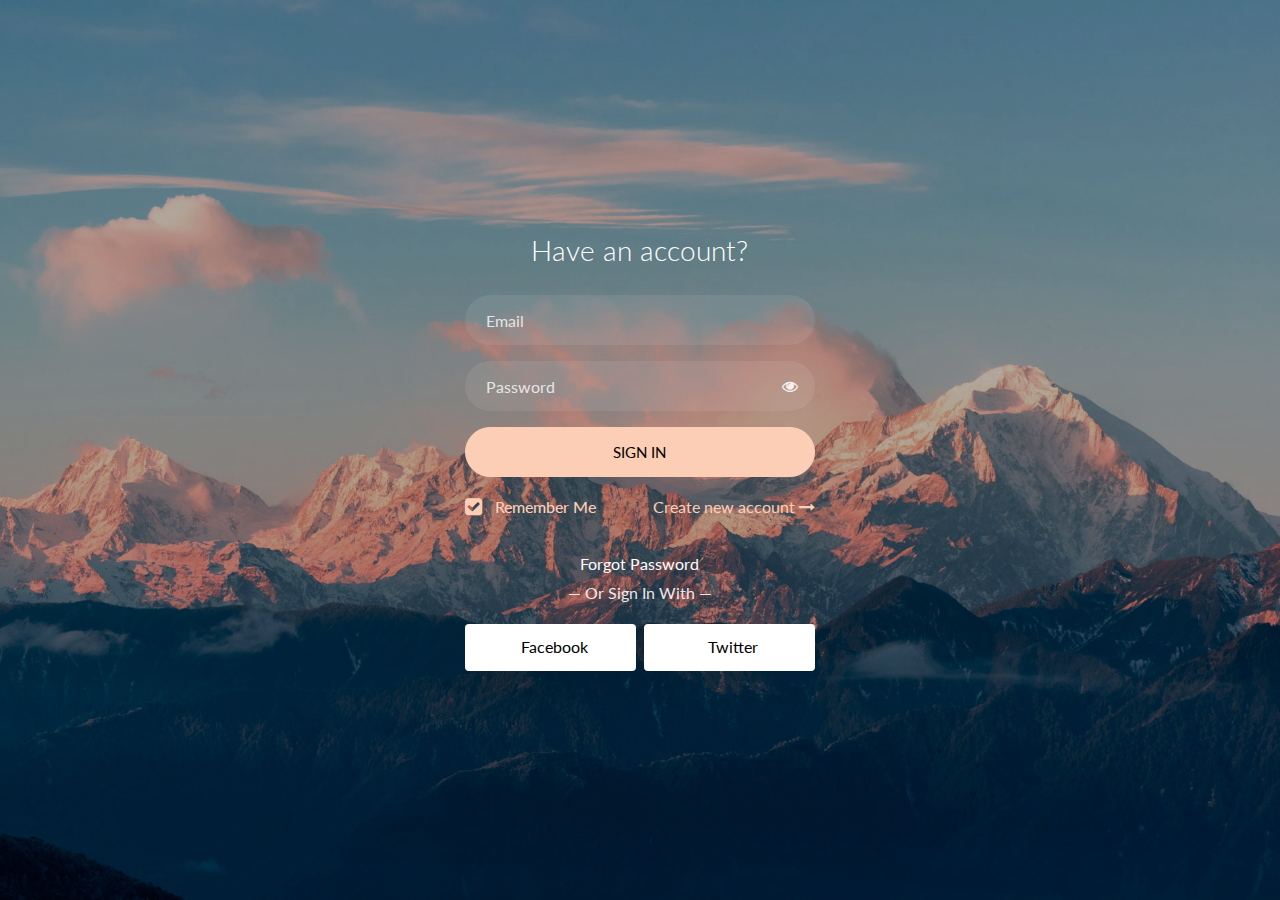
<file: login.html>
<!doctype html>
<html lang="en">
  <head>
  	<title>Login — Qaida</title>
    <meta charset="utf-8">
    <meta name="viewport" content="width=device-width, initial-scale=1, shrink-to-fit=no">

	<link href="https://fonts.googleapis.com/css?family=Lato:300,400,700&display=swap" rel="stylesheet">

	<link rel="stylesheet" href="https://stackpath.bootstrapcdn.com/font-awesome/4.7.0/css/font-awesome.min.css">
	
	<link rel="stylesheet" href="css/login.css">

	</head>
	<body class="img js-fullheight" style="background-image: url(images/bg.jpg);">
	<section class="ftco-section">
		<div class="container">
			<div class="row justify-content-center">
				<div class="col-md-6 col-lg-4">
					<div class="login-wrap p-0">
		      	<h3 class="mb-4 text-center">Have an account?</h3>
		      	<form id="login-form" action="#" class="signin-form">
		      		<div class="form-group">
		      			<input id="email" type="text" class="form-control" placeholder="Email" required>
		      		</div>
					<div class="form-group">
						<input id="password" type="password" class="form-control" placeholder="Password" required>
						<span toggle="#password" class="fa fa-fw fa-eye field-icon toggle-password"></span>
					</div>
					<div class="form-group">
						<button type="submit" class="form-control btn btn-primary submit px-3">Sign In</button>
					</div>
	            	<div class="form-group d-md-flex">
						<div class="w-50">
							<label class="checkbox-wrap checkbox-primary">Remember Me
							<input type="checkbox" checked>
							<span class="checkmark"></span>
							</label>
						</div>
									
						<div class="w-50 text-md-right">
							<a class="txt1" href="register.html">
								Create new account
								<i class="fa fa-long-arrow-right"></i>					
							</a>
						</div>
					</div>
				</form>
			  <div class="w-100 text-center">
				<a href="#" style="color: #fff">Forgot Password</a>
			</div>
	          <p class="w-100 text-center">&mdash; Or Sign In With &mdash;</p>
	          <div class="social d-flex text-center">
	          	<a href="#" class="px-2 py-2 mr-md-1 rounded"><span class="ion-logo-facebook mr-2"></span> Facebook</a>
	          	<a href="#" class="px-2 py-2 ml-md-1 rounded"><span class="ion-logo-twitter mr-2"></span> Twitter</a>
	          </div>
		      </div>
				</div>
			</div>
		</div>
	</section>

	<script src="js/login.js"></script>

	
	</body>
</html>
</file>
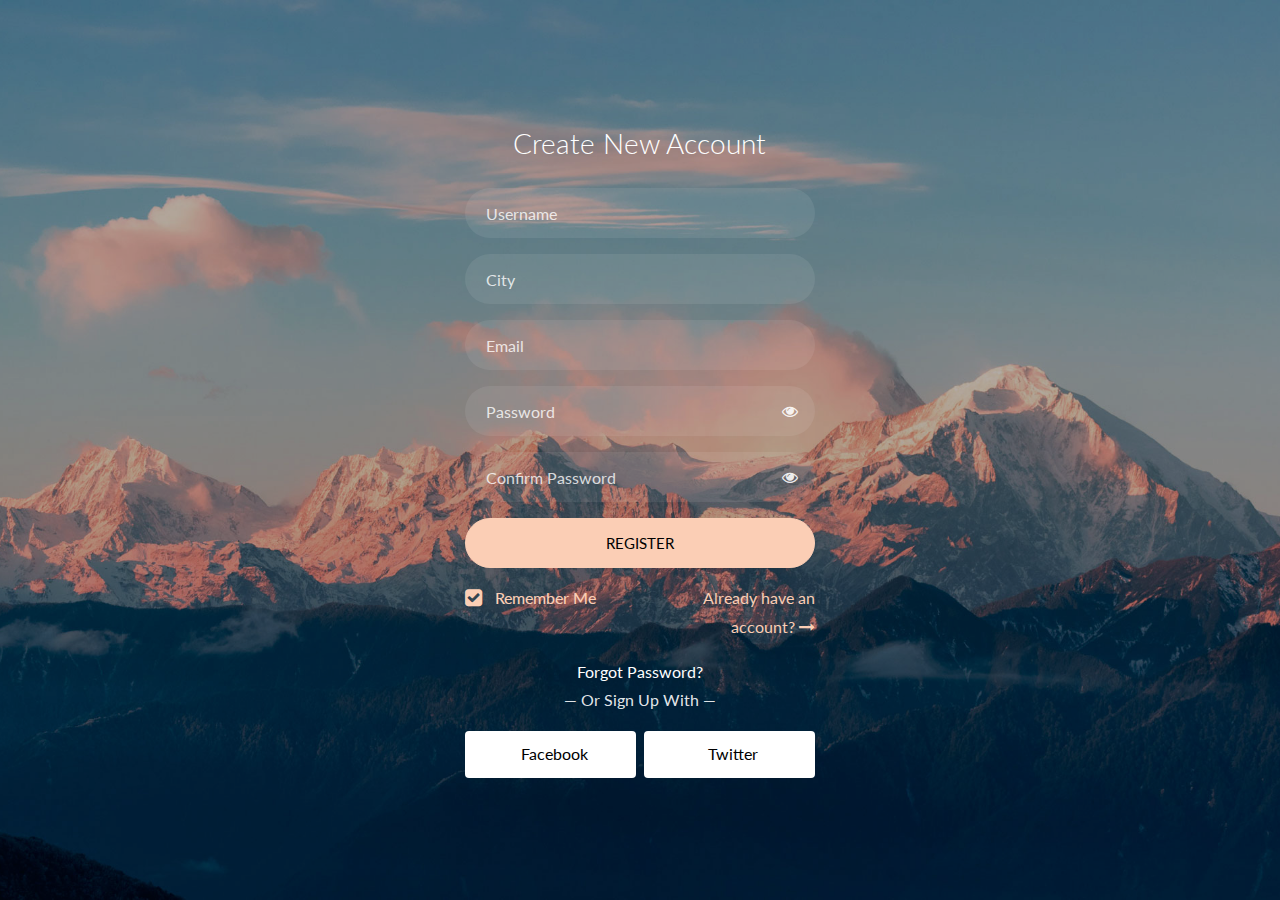
<file: register.html>
<!doctype html>
<html lang="en">
  <head>
  	<title>Registration — Qaida</title>
    <meta charset="utf-8">
    <meta name="viewport" content="width=device-width, initial-scale=1, shrink-to-fit=no">

	<link href="https://fonts.googleapis.com/css?family=Lato:300,400,700&display=swap" rel="stylesheet">

	<link rel="stylesheet" href="https://stackpath.bootstrapcdn.com/font-awesome/4.7.0/css/font-awesome.min.css">
	
	<link rel="stylesheet" href="css/register.css">

	</head>
	<body class="img js-fullheight" style="background-image: url(images/bg.jpg);">
	<section class="ftco-section">
		<div class="container">
			<div class="row justify-content-center">
				<div class="col-md-6 col-lg-4">
					<div class="login-wrap p-0">
		      	<h3 class="mb-4 text-center">Create New Account</h3>
		      	<form id="register-form" action="#" class="register-form">
					<!-- Username Field -->
					<div class="form-group">
						<input id="username" type="text" class="form-control" placeholder="Username" required>
					</div>
					<!-- City Field -->
					<div class="form-group">
						<input id="city" type="text" class="form-control" placeholder="City" required>
					</div>
					<!-- Email Field -->
					<div class="form-group">
						<input id="email" type="email" class="form-control" placeholder="Email" required>
					</div>
					<!-- Password Field -->
					<div class="form-group">
						<input id="password" type="password" class="form-control" placeholder="Password" required>
					<span toggle="#password" class="fa fa-fw fa-eye field-icon toggle-password"></span>
					</div>
					<!-- Confirm Password Field -->
					<div class="form-group">
						<input id="confirm-password" type="password" class="form-control" placeholder="Confirm Password" required>
					<span toggle="#confirm-password" class="fa fa-fw fa-eye field-icon toggle-password"></span>
					</div>
					<div class="form-group">
						<button type="submit" class="form-control btn btn-primary submit px-3">Register</button>
					</div>
					<div class="form-group d-md-flex">
						<div class="w-50">
							<label class="checkbox-wrap checkbox-primary">Remember Me
										<input type="checkbox" checked>
										<span class="checkmark"></span>
										</label>
									</div>
									
									<div class="w-50 text-md-right">
										<a class="txt1" href="login.html">
											Already have an account?
											<i class="fa fa-long-arrow-right"></i>					
										</a>
									</div>
					</div>
	          	</form>
			  <div class="w-100 text-center">
				<a href="#" style="color: #fff">Forgot Password?</a>
			</div>
	          <p class="w-100 text-center">&mdash; Or Sign Up With &mdash;</p>
	          <div class="social d-flex text-center">
	          	<a href="#" class="px-2 py-2 mr-md-1 rounded"><span class="ion-logo-facebook mr-2"></span> Facebook</a>
	          	<a href="#" class="px-2 py-2 ml-md-1 rounded"><span class="ion-logo-twitter mr-2"></span> Twitter</a>
	          </div>
		      </div>
				</div>
			</div>
		</div>
	</section>

  <script src="js/register.js"></script>

	</body>
</html>
</file>
